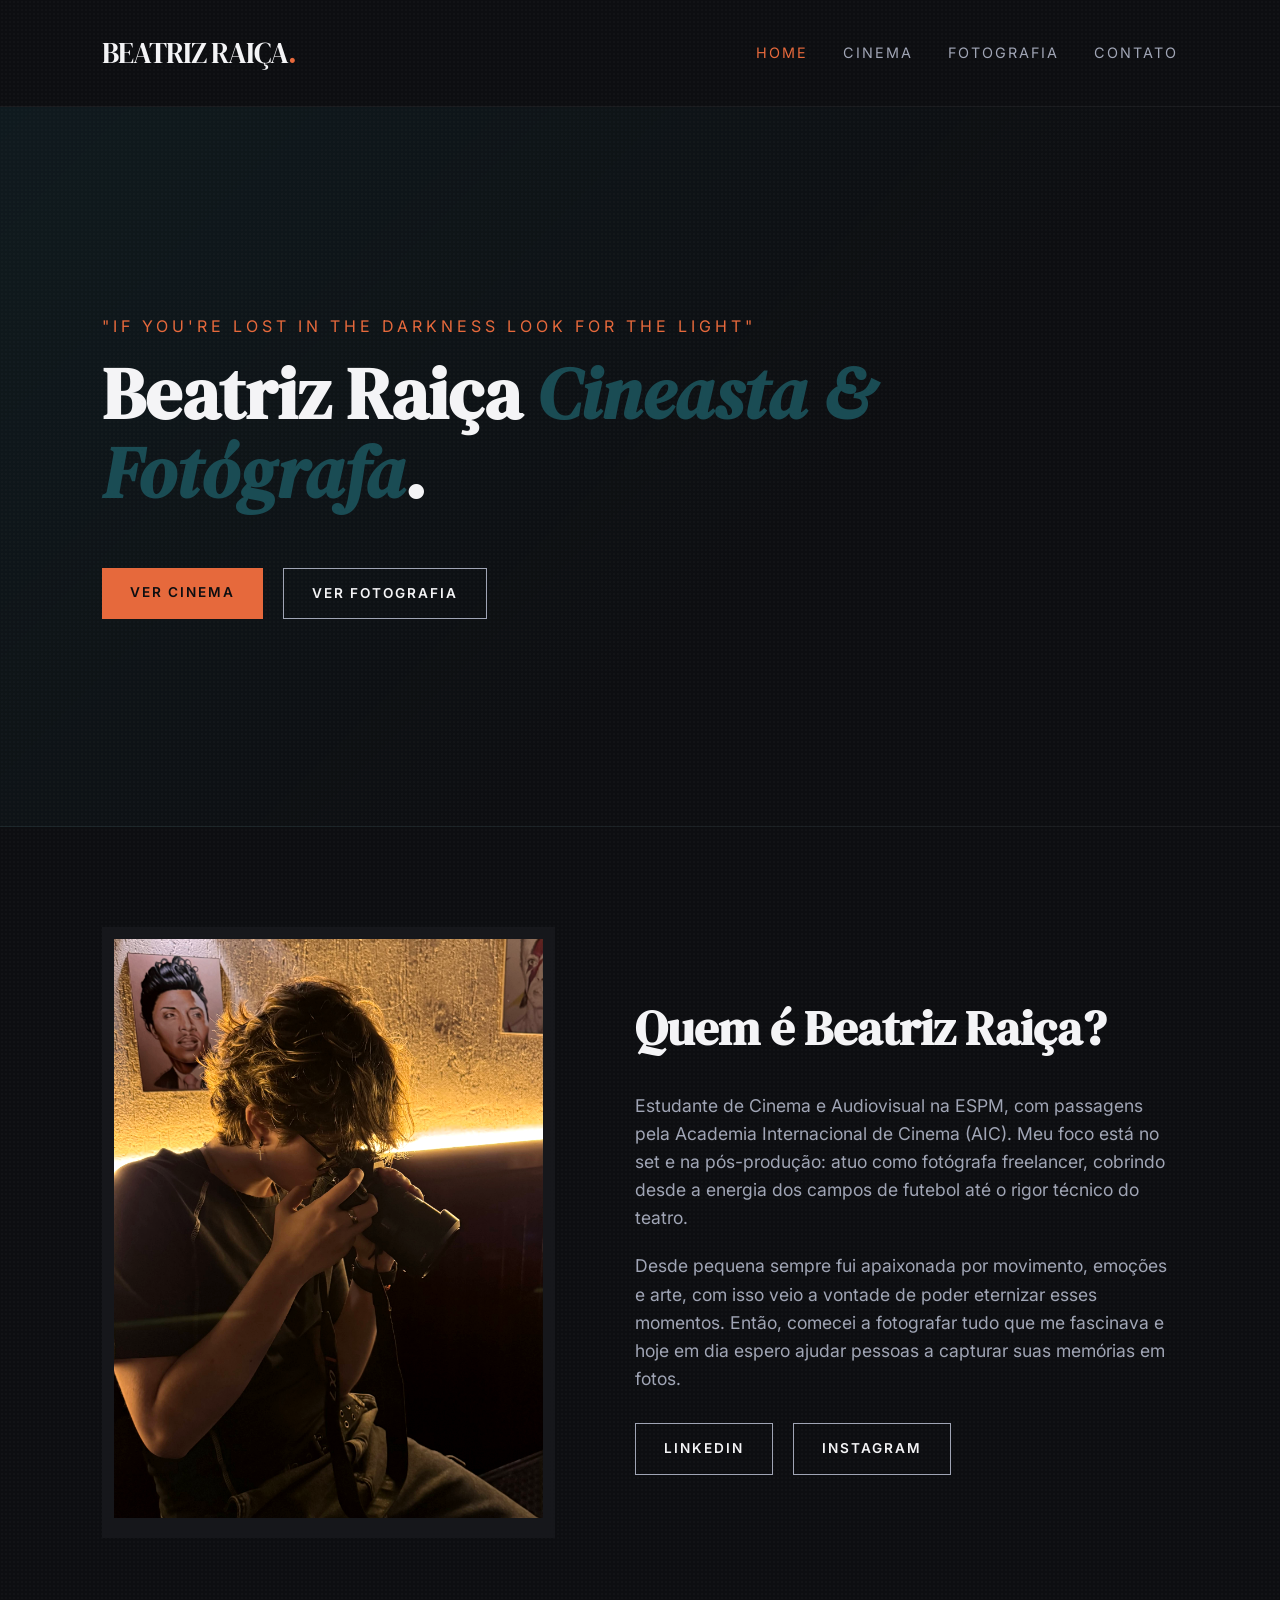
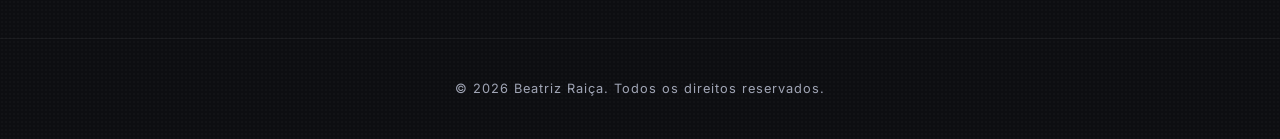
<file: index.html>
﻿<!DOCTYPE html>
<html lang="pt-BR">
<head>
    <meta charset="UTF-8">
    <meta name="viewport" content="width=device-width, initial-scale=1.0">
    <title>Beatriz Raiça | Portfólio</title>
    <link rel="stylesheet" href="estilo.css">
</head>
<body>

    <!-- MENU DE NAVEGAÇÃO -->
    <nav class="header-nav">
        <a href="index.html" class="logo">BEATRIZ RAIÇA<span>.</span></a>
        <ul class="nav-links">
            <li><a href="index.html" class="active">Home</a></li>
            <li><a href="cinema.html">Cinema</a></li>
            <li><a href="fotografia.html">Fotografia</a></li>
            <li><a href="contato.html">Contato</a></li>
        </ul>
    </nav>

    <!-- SEÇÃO HERO (CAPA) -->
    <header class="hero-section">
        <p class="hero-area animado delay-1">"If you're lost in the darkness look for the light"</p>
        <h1 class="animado delay-2">Beatriz Raiça <em>Cineasta & Fotógrafa</em>.</h1>
        <div class="btn-container animado delay-3">
            <a href="cinema.html" class="btn btn-primary">Ver Cinema</a>
            <a href="fotografia.html" class="btn btn-secondary">Ver Fotografia</a>
        </div>
    </header>

    <!-- SEÇÃO SOBRE MIM -->
    <section class="sobre-section animado delay-3">
        <!-- Espaço para sua foto -->
        <div class="sobre-foto-frame">
            <img src="destaque.jpg" alt="Beatriz Raiça">
        </div>
        
        <div class="sobre-conteudo">
            <h2>Quem é Beatriz Raiça?</h2>
            <p>Estudante de Cinema e Audiovisual na ESPM, com passagens pela Academia Internacional de Cinema (AIC). Meu foco está no set e na pós-produção: atuo como fotógrafa freelancer, cobrindo desde a energia dos campos de futebol até o rigor técnico do teatro.</p>
            <p>Desde pequena sempre fui apaixonada por movimento, emoções e arte, com isso veio a vontade de poder eternizar esses momentos. Então, comecei a fotografar tudo que me fascinava e hoje em dia espero ajudar pessoas a capturar suas memórias em fotos.</p>
            
            <div class="btn-container">
                <a href="https://www.linkedin.com/in/beatrizraica" target="_blank" class="btn btn-secondary">Linkedin</a>
                <a href="https://instagram.com/by.biahpomu" target="_blank" class="btn btn-secondary">Instagram</a>
            </div>
        </div>
    </section>

    <footer>
        <p>&copy; 2026 Beatriz Raiça. Todos os direitos reservados.</p>
    </footer>

</body>
</html>
</file>
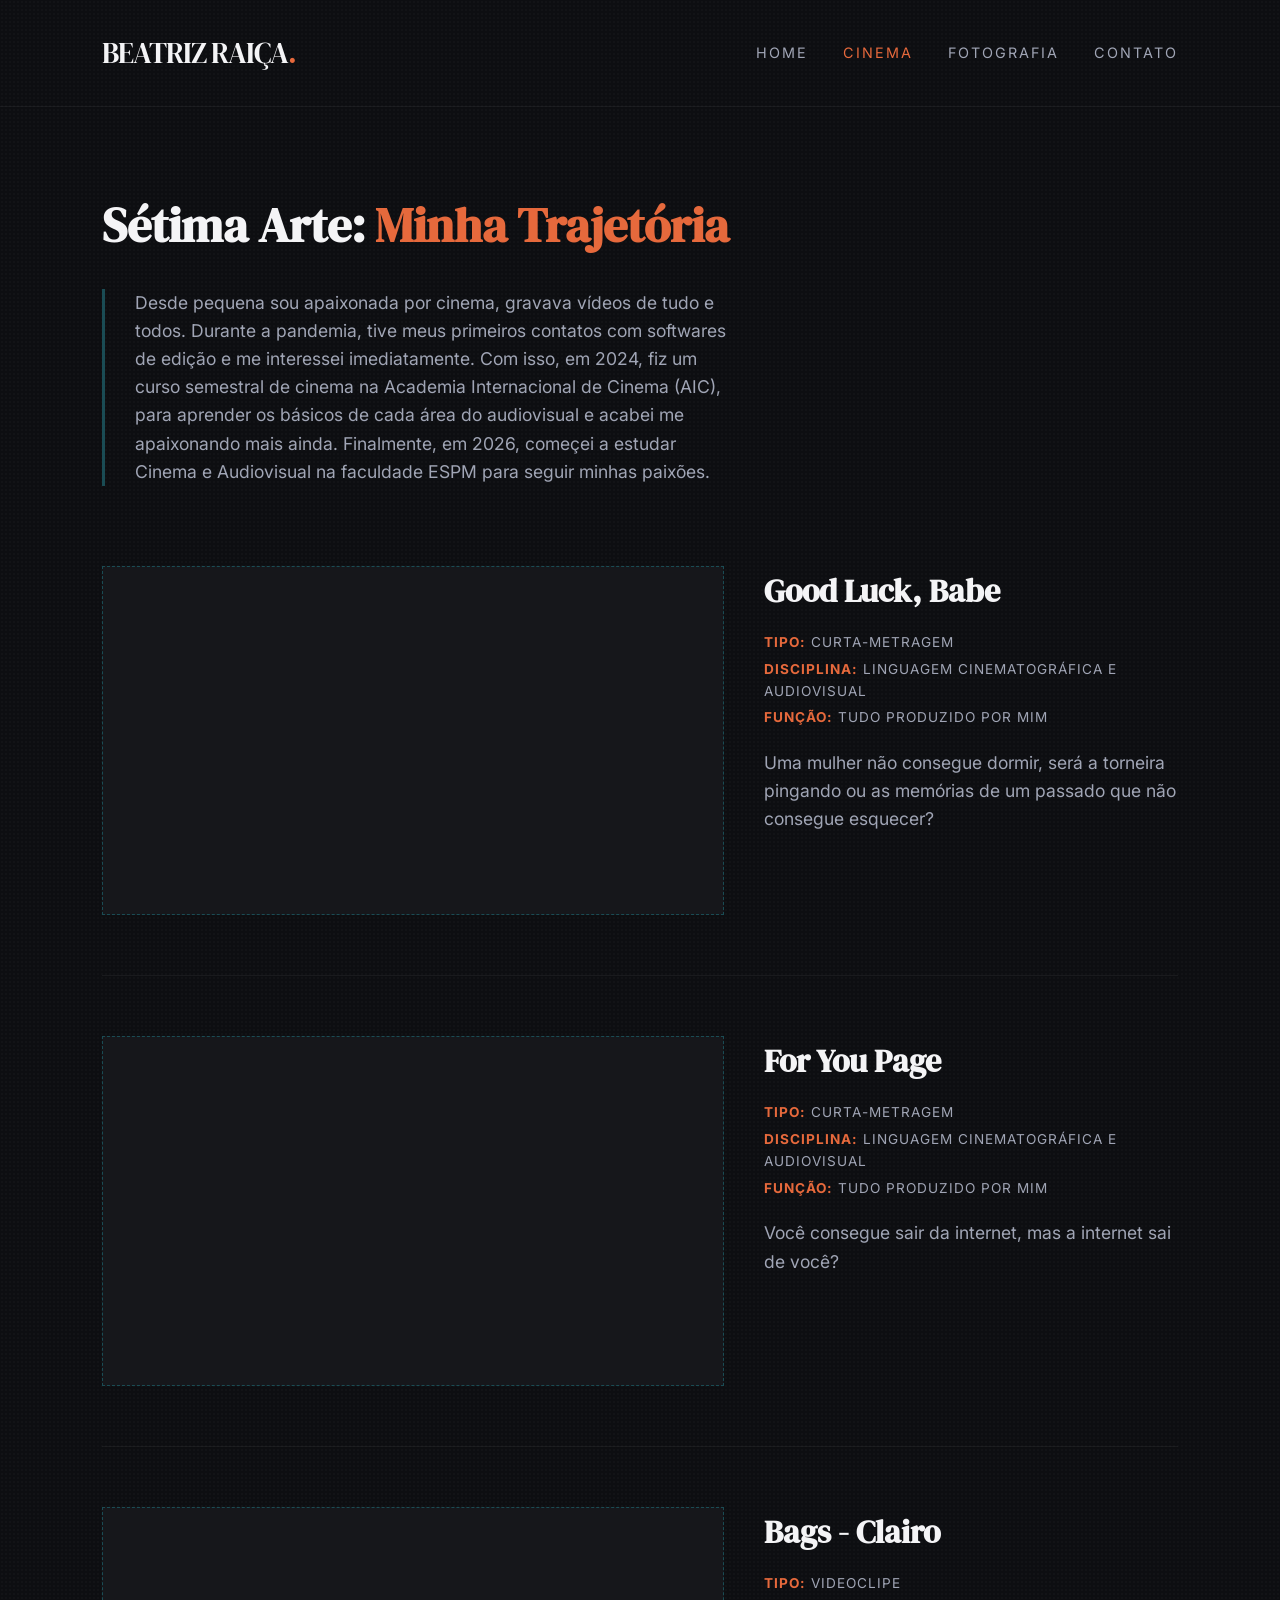
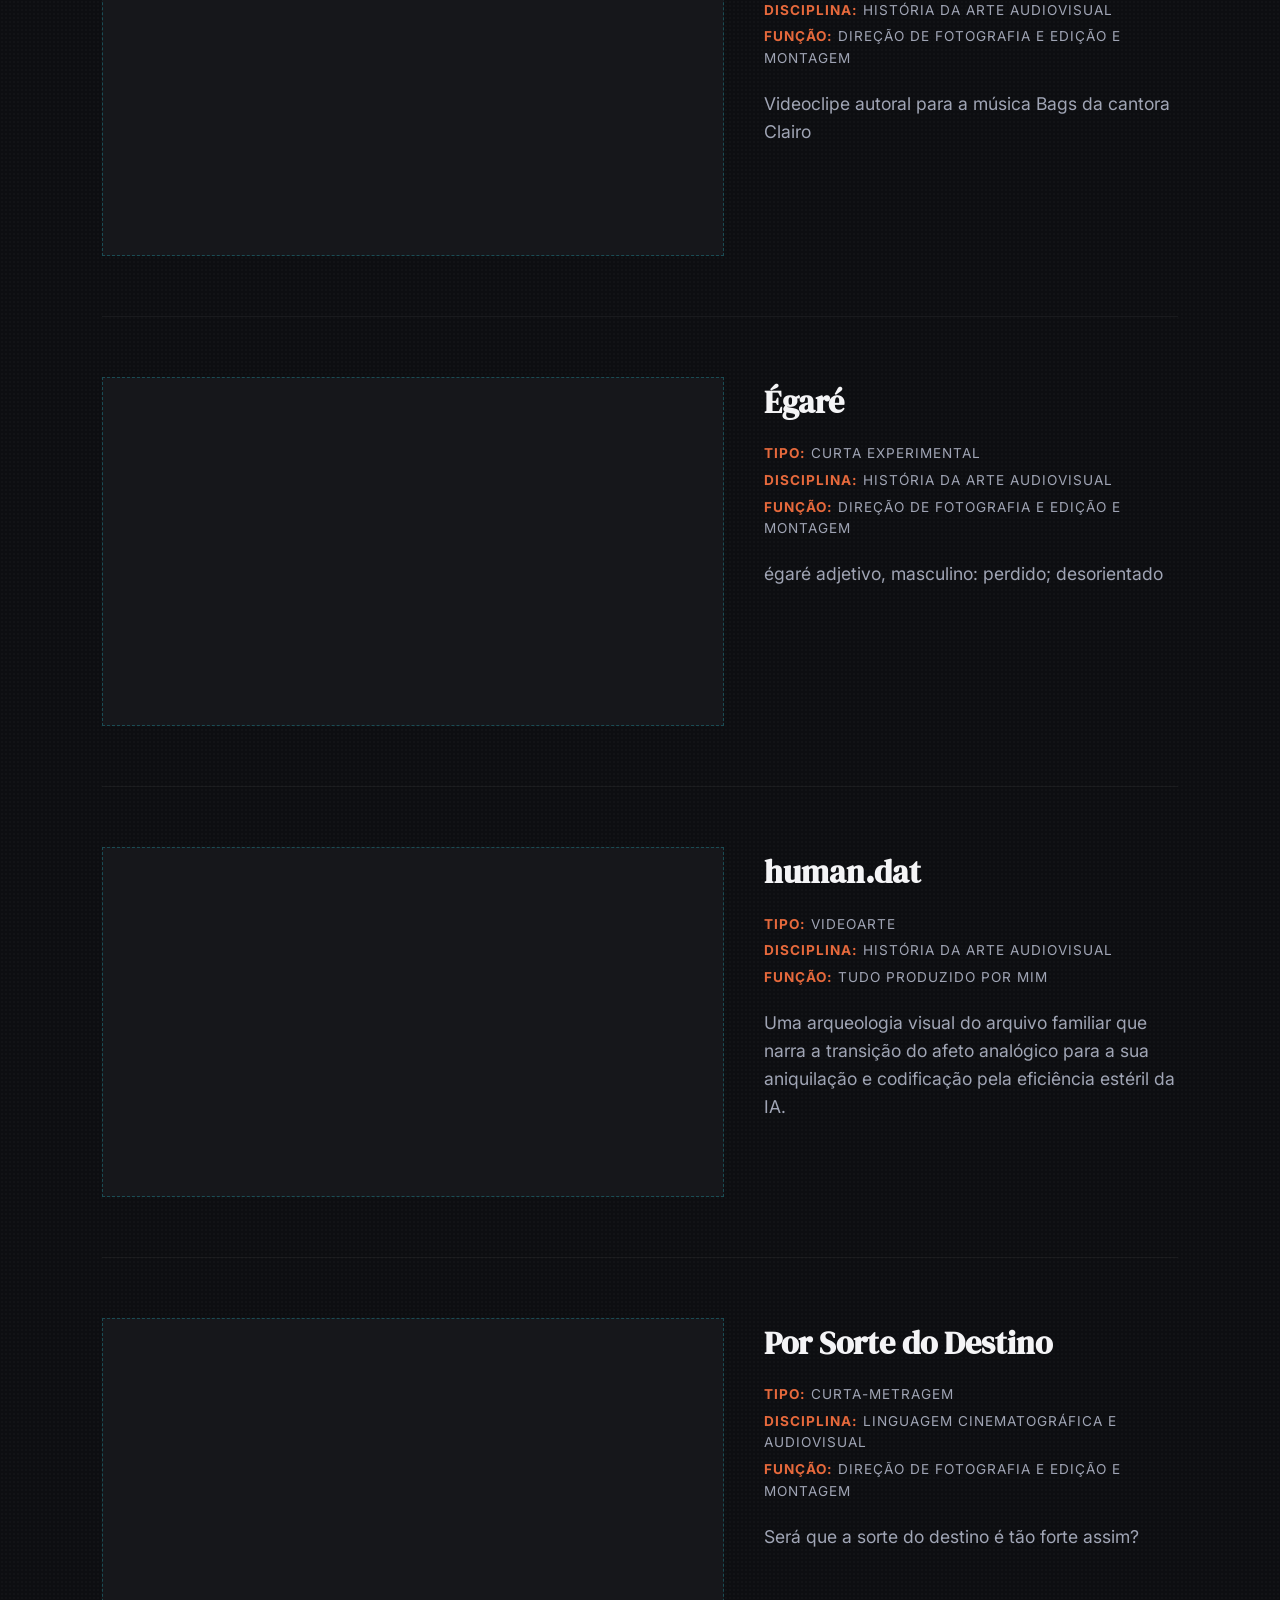
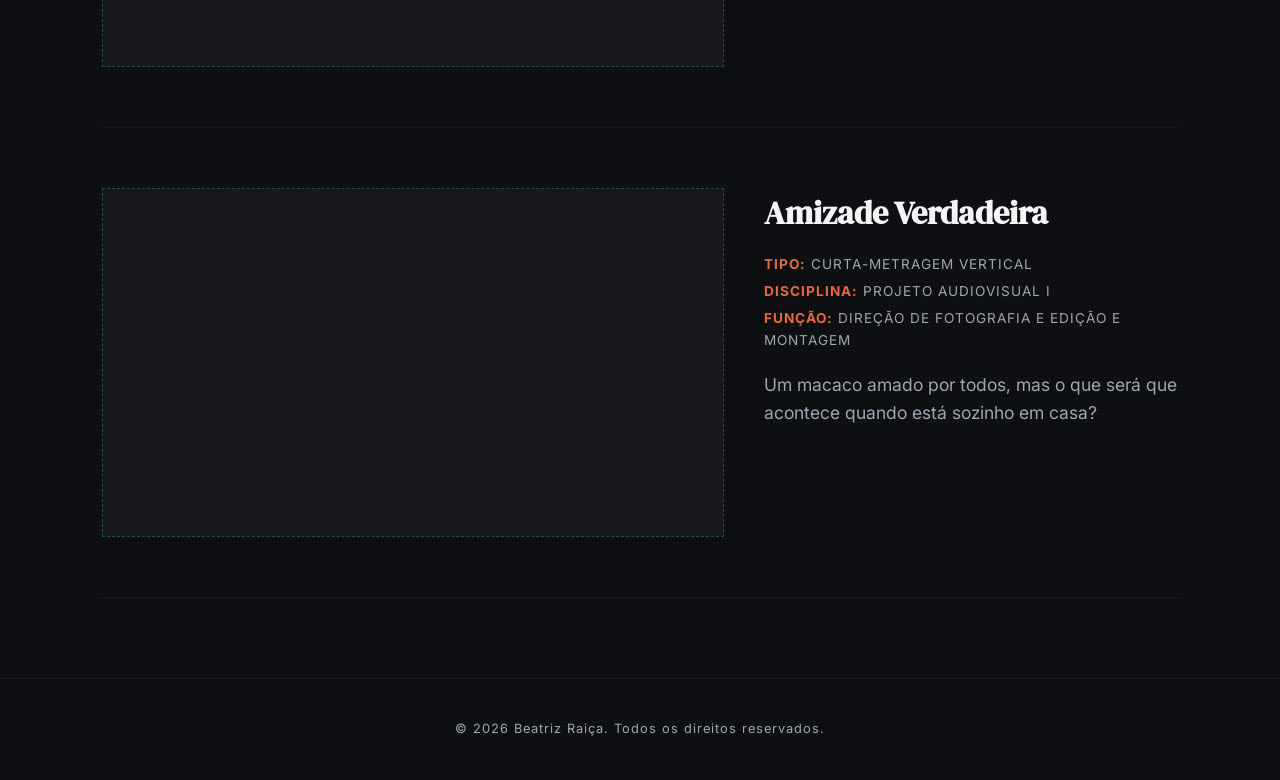
<file: cinema.html>
﻿<!DOCTYPE html>
<html lang="pt-BR">
<head>
    <meta charset="UTF-8">
    <meta name="viewport" content="width=device-width, initial-scale=1.0">
    <title>Cinema | Beatriz Raiça</title>
    <link rel="stylesheet" href="estilo.css">
</head>
<body>

    <!-- MENU DE NAVEGAÇÃO -->
    <nav class="header-nav">
        <a href="index.html" class="logo">BEATRIZ RAIÇA<span>.</span></a>
        <ul class="nav-links">
            <li><a href="index.html">Home</a></li>
            <li><a href="cinema.html" class="active">Cinema</a></li>
            <li><a href="fotografia.html">Fotografia</a></li>
            <li><a href="contato.html">Contato</a></li>
        </ul>
    </nav>

    <main class="cinema-container animado delay-1">
        <h2 class="secao-titulo">Sétima Arte: <span>Minha Trajetória</span></h2>
        
        <!-- Bloco de Trajetória Cinema -->
        <div class="trajetoria-bloco">
            <p class="trajetoria-texto">Desde pequena sou apaixonada por cinema, gravava vídeos de tudo e todos. Durante a pandemia, tive meus primeiros contatos com softwares de edição e me interessei imediatamente. Com isso, em 2024, fiz um curso semestral de cinema na Academia Internacional de Cinema (AIC), para aprender os básicos de cada área do audiovisual e acabei me apaixonando mais ainda. Finalmente, em 2026, começei a estudar Cinema e Audiovisual na faculdade ESPM para seguir minhas paixões.</p>
        </div>

        <!-- LISTA DE TRABALHOS (5 PROJETOS) -->
        <div class="cinema-grid animado delay-2">
            
            <!-- TRABALHO 1 -->
            <article class="trabalho-cinema">
                <div class="video-placeholder">
                    <!-- Insira o iframe do Vimeo/Youtube ou tag video aqui -->
                    <iframe width="100%" height="100%" src="https://www.youtube.com/embed/kU7xVLMYXlY?si=J2HL1DOIQhOhqgmv" title="YouTube video player" frameborder="0" allow="accelerometer; autoplay; clipboard-write; encrypted-media; gyroscope; picture-in-picture; web-share" referrerpolicy="strict-origin-when-cross-origin" allowfullscreen></iframe>
                </div>
                <div class="trabalho-detalhes">
                    <h3>Good Luck, Babe</h3>
                    <div class="meta-dados">
                        <p class="meta-item"><strong>Tipo:</strong> Curta-Metragem</p>
                        <p class="meta-item"><strong>Disciplina:</strong> Linguagem Cinematográfica e Audiovisual</p>
                        <p class="meta-item"><strong>Função:</strong> Tudo produzido por mim</p>
                    </div>
                    <p class="trajetoria-texto">Uma mulher não consegue dormir, será a torneira pingando ou as memórias de um passado que não consegue esquecer?</p>
                </div>
            </article>

            <!-- TRABALHO 2 -->
            <article class="trabalho-cinema">
                <div class="video-placeholder">
                     <iframe width="100%" height="100%" src="https://www.youtube.com/embed/XxJTVpjy9gk?si=fvbiyUul5auzRJll" title="YouTube video player" frameborder="0" allow="accelerometer; autoplay; clipboard-write; encrypted-media; gyroscope; picture-in-picture; web-share" referrerpolicy="strict-origin-when-cross-origin" allowfullscreen></iframe>
                </div>
                <div class="trabalho-detalhes">
                    <h3>For You Page</h3>
                    <div class="meta-dados">
                        <p class="meta-item"><strong>Tipo:</strong> Curta-Metragem</p>
                        <p class="meta-item"><strong>Disciplina:</strong> Linguagem Cinematográfica e Audiovisual</p>
                        <p class="meta-item"><strong>Função:</strong> Tudo produzido por mim</p>
                    </div>
                    <p class="trajetoria-texto">Você consegue sair da internet, mas a internet sai de você?</p>
                </div>
            </article>

            <!-- TRABALHO 3 -->
            <article class="trabalho-cinema">
                <div class="video-placeholder">
                    <iframe width="100%" height="100%" src="https://www.youtube.com/embed/n8mynVMgXP0?si=2gsUh4dF6pB85HpN" title="YouTube video player" frameborder="0" allow="accelerometer; autoplay; clipboard-write; encrypted-media; gyroscope; picture-in-picture; web-share" referrerpolicy="strict-origin-when-cross-origin" allowfullscreen></iframe>
                </div>
                <div class="trabalho-detalhes">
                    <h3>Bags - Clairo</h3>
                    <div class="meta-dados">
                        <p class="meta-item"><strong>Tipo:</strong> Videoclipe</p>
                        <p class="meta-item"><strong>Disciplina:</strong> História da Arte Audiovisual</p>
                        <p class="meta-item"><strong>Função:</strong> Direção de Fotografia e Edição e Montagem</p>
                    </div>
                    <p class="trajetoria-texto">Videoclipe autoral para a música Bags da cantora Clairo</p>
                </div>
            </article>

            <!-- TRABALHO 4 -->
            <article class="trabalho-cinema">
                <div class="video-placeholder">
                    <iframe width="100%" height="100%" src="https://www.youtube.com/embed/fIt3Odx9WJA?si=cS9qVPK_eHvXaZb8" title="YouTube video player" frameborder="0" allow="accelerometer; autoplay; clipboard-write; encrypted-media; gyroscope; picture-in-picture; web-share" referrerpolicy="strict-origin-when-cross-origin" allowfullscreen></iframe>
                </div>
                <div class="trabalho-detalhes">
                    <h3>Égaré</h3>
                    <div class="meta-dados">
                        <p class="meta-item"><strong>Tipo:</strong> Curta Experimental</p>
                        <p class="meta-item"><strong>Disciplina:</strong> História da Arte Audiovisual</p>
                        <p class="meta-item"><strong>Função:</strong> Direção de Fotografia e Edição e Montagem</p>
                    </div>
                    <p class="trajetoria-texto">égaré  adjetivo, masculino: perdido; desorientado </p>
                </div>
            </article>

            <!-- TRABALHO 5 -->
            <article class="trabalho-cinema">
                <div class="video-placeholder">
                    <iframe width="100%" height="100%" src="https://www.youtube.com/embed/Z1TDeAq_cg0?si=Z4uvRxmmmPF-ZrXo" title="YouTube video player" frameborder="0" allow="accelerometer; autoplay; clipboard-write; encrypted-media; gyroscope; picture-in-picture; web-share" referrerpolicy="strict-origin-when-cross-origin" allowfullscreen></iframe>
                </div>
                <div class="trabalho-detalhes">
                    <h3>human.dat</h3>
                    <div class="meta-dados">
                        <p class="meta-item"><strong>Tipo:</strong> Videoarte</p>
                        <p class="meta-item"><strong>Disciplina:</strong> História da Arte Audiovisual</p>
                        <p class="meta-item"><strong>Função:</strong> Tudo produzido por mim</p>
                    </div>
                    <p class="trajetoria-texto">Uma arqueologia visual do arquivo familiar que narra a transição do afeto analógico para a sua aniquilação e codificação pela eficiência estéril da IA.</p>
                </div>
            </article>
            
             <!-- TRABALHO 6 -->
            <article class="trabalho-cinema">
                <div class="video-placeholder">
                    <iframe width="100%" height="100%" src="https://www.youtube.com/embed/iGFtIPdr6wQ?si=HLPonBeYdUty4TiW" title="YouTube video player" frameborder="0" allow="accelerometer; autoplay; clipboard-write; encrypted-media; gyroscope; picture-in-picture; web-share" referrerpolicy="strict-origin-when-cross-origin" allowfullscreen></iframe>
                </div>
                <div class="trabalho-detalhes">
                    <h3>Por Sorte do Destino</h3>
                    <div class="meta-dados">
                        <p class="meta-item"><strong>Tipo:</strong> Curta-Metragem</p>
                        <p class="meta-item"><strong>Disciplina:</strong> Linguagem Cinematográfica e Audiovisual</p>
                        <p class="meta-item"><strong>Função:</strong> Direção de Fotografia e Edição e Montagem</p>
                    </div>
                    <p class="trajetoria-texto"> Será que a sorte do destino é tão forte assim?</p>
                </div>
            </article>

             <!-- TRABALHO 7 -->
            <article class="trabalho-cinema">
                <div class="video-placeholder">
                    <iframe width="100%" height="100%" src="https://www.youtube.com/embed/5Iq4vo3miec?si=LZRnmqmPOpZRXKAm" title="YouTube video player" frameborder="0" allow="accelerometer; autoplay; clipboard-write; encrypted-media; gyroscope; picture-in-picture; web-share" referrerpolicy="strict-origin-when-cross-origin" allowfullscreen></iframe>
                </div>
                <div class="trabalho-detalhes">
                    <h3>Amizade Verdadeira</h3>
                    <div class="meta-dados">
                        <p class="meta-item"><strong>Tipo:</strong> Curta-Metragem Vertical</p>
                        <p class="meta-item"><strong>Disciplina:</strong> Projeto Audiovisual I</p>
                        <p class="meta-item"><strong>Função:</strong> Direção de Fotografia e Edição e Montagem</p>
                    </div>
                    <p class="trajetoria-texto"> Um macaco amado por todos, mas o que será que acontece quando está sozinho em casa?</p>
                </div>
            </article>
            
        </div>
    </main>

    <footer>
        <p>&copy; 2026 Beatriz Raiça. Todos os direitos reservados.</p>
    </footer>

</body>
</html>
</file>
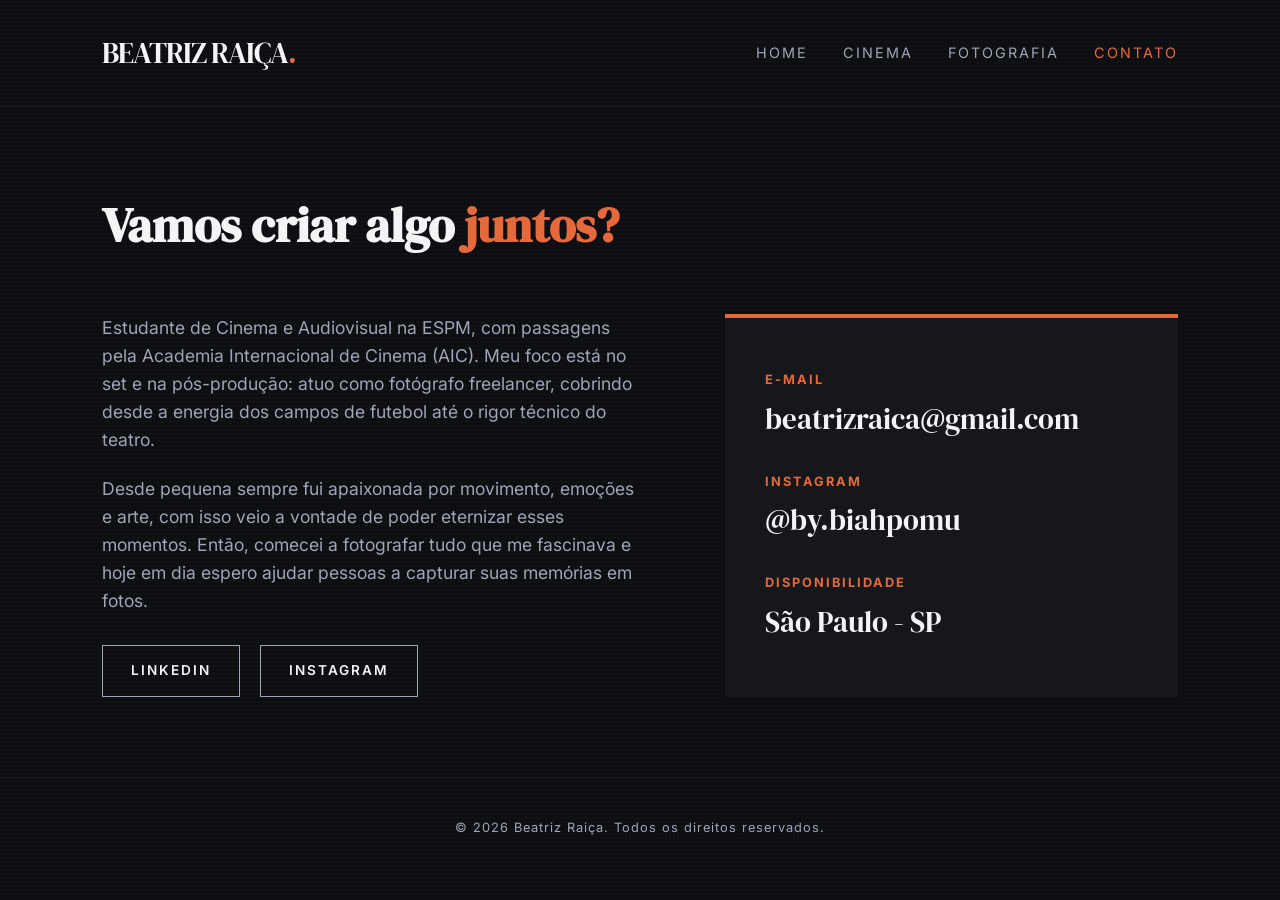
<file: contato.html>
﻿<!DOCTYPE html>
<html lang="pt-BR">
<head>
    <meta charset="UTF-8">
    <meta name="viewport" content="width=device-width, initial-scale=1.0">
    <title>Contato | Beatriz Raiça</title>
    <link rel="stylesheet" href="estilo.css">
</head>
<body>

    <!-- MENU DE NAVEGAÇÃO -->
    <nav class="header-nav">
        <a href="index.html" class="logo">BEATRIZ RAIÇA<span>.</span></a>
        <ul class="nav-links">
            <li><a href="index.html">Home</a></li>
            <li><a href="cinema.html">Cinema</a></li>
            <li><a href="fotografia.html">Fotografia</a></li>
            <li><a href="contato.html" class="active">Contato</a></li>
        </ul>
    </nav>

    <main class="contato-container animado delay-1">
        <h2 class="secao-titulo">Vamos criar algo <span>juntos?</span></h2>

        <div class="contato-layout">
            
            <!-- REPETIÇÃO DO SOBRE MIM SOLICITADO -->
            <section class="sobre-conteudo">
                <p>Estudante de Cinema e Audiovisual na ESPM, com passagens pela Academia Internacional de Cinema (AIC). Meu foco está no set e na pós-produção: atuo como fotógrafo freelancer, cobrindo desde a energia dos campos de futebol até o rigor técnico do teatro.</p>
                <p>Desde pequena sempre fui apaixonada por movimento, emoções e arte, com isso veio a vontade de poder eternizar esses momentos. Então, comecei a fotografar tudo que me fascinava e hoje em dia espero ajudar pessoas a capturar suas memórias em fotos.</p>
                
                <div class="btn-container">
                    <a href="https://www.linkedin.com/in/beatrizraica" target="_blank" class="btn btn-secondary">Linkedin</a>
                    <a href="https://instagram.com/by.biahpomu" target="_blank" class="btn btn-secondary">Instagram</a>
                </div>
            </section>

            <!-- BLOCO DE INFORMAÇÕES DIRETAS DE CONTATO -->
            <section class="info-direta animado delay-2">
                <div class="dado-bloco">
                    <h4>E-mail</h4>
                    <p><a href="mailto:beatrizraica@gmail.com">beatrizraica@gmail.com</a></p>
                </div>

                <div class="dado-bloco">
                    <h4>Instagram</h4>
                    <p><a href="https://instagram.com/by.biahpomu" target="_blank">@by.biahpomu</a></p>
                </div>
                
                <div class="dado-bloco">
                    <h4>Disponibilidade</h4>
                    <!-- Deixei genérico para você atuar em qualquer região, mude se preferir -->
                    <p>São Paulo - SP</p> 
                </div>
            </section>

        </div>
    </main>

    <footer>
        <p>&copy; 2026 Beatriz Raiça. Todos os direitos reservados.</p>
    </footer>

</body>
</html>
</file>
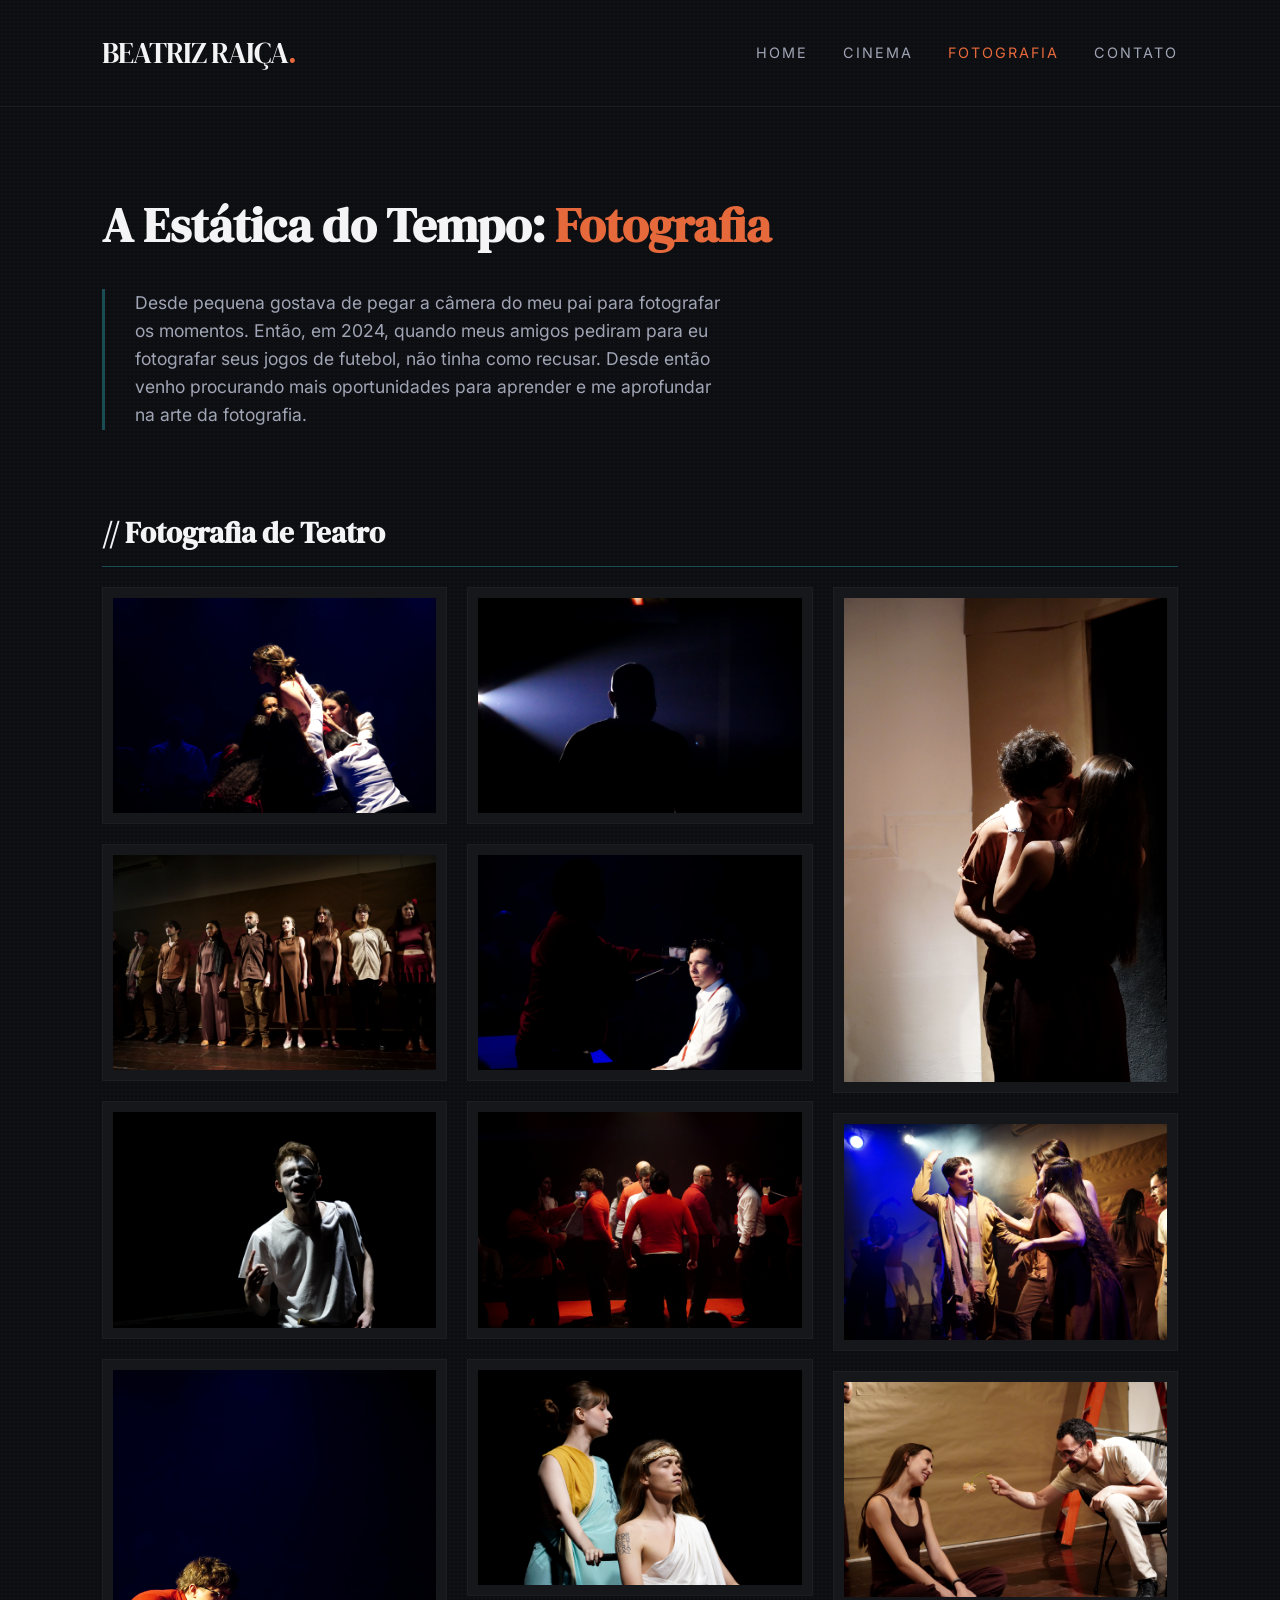
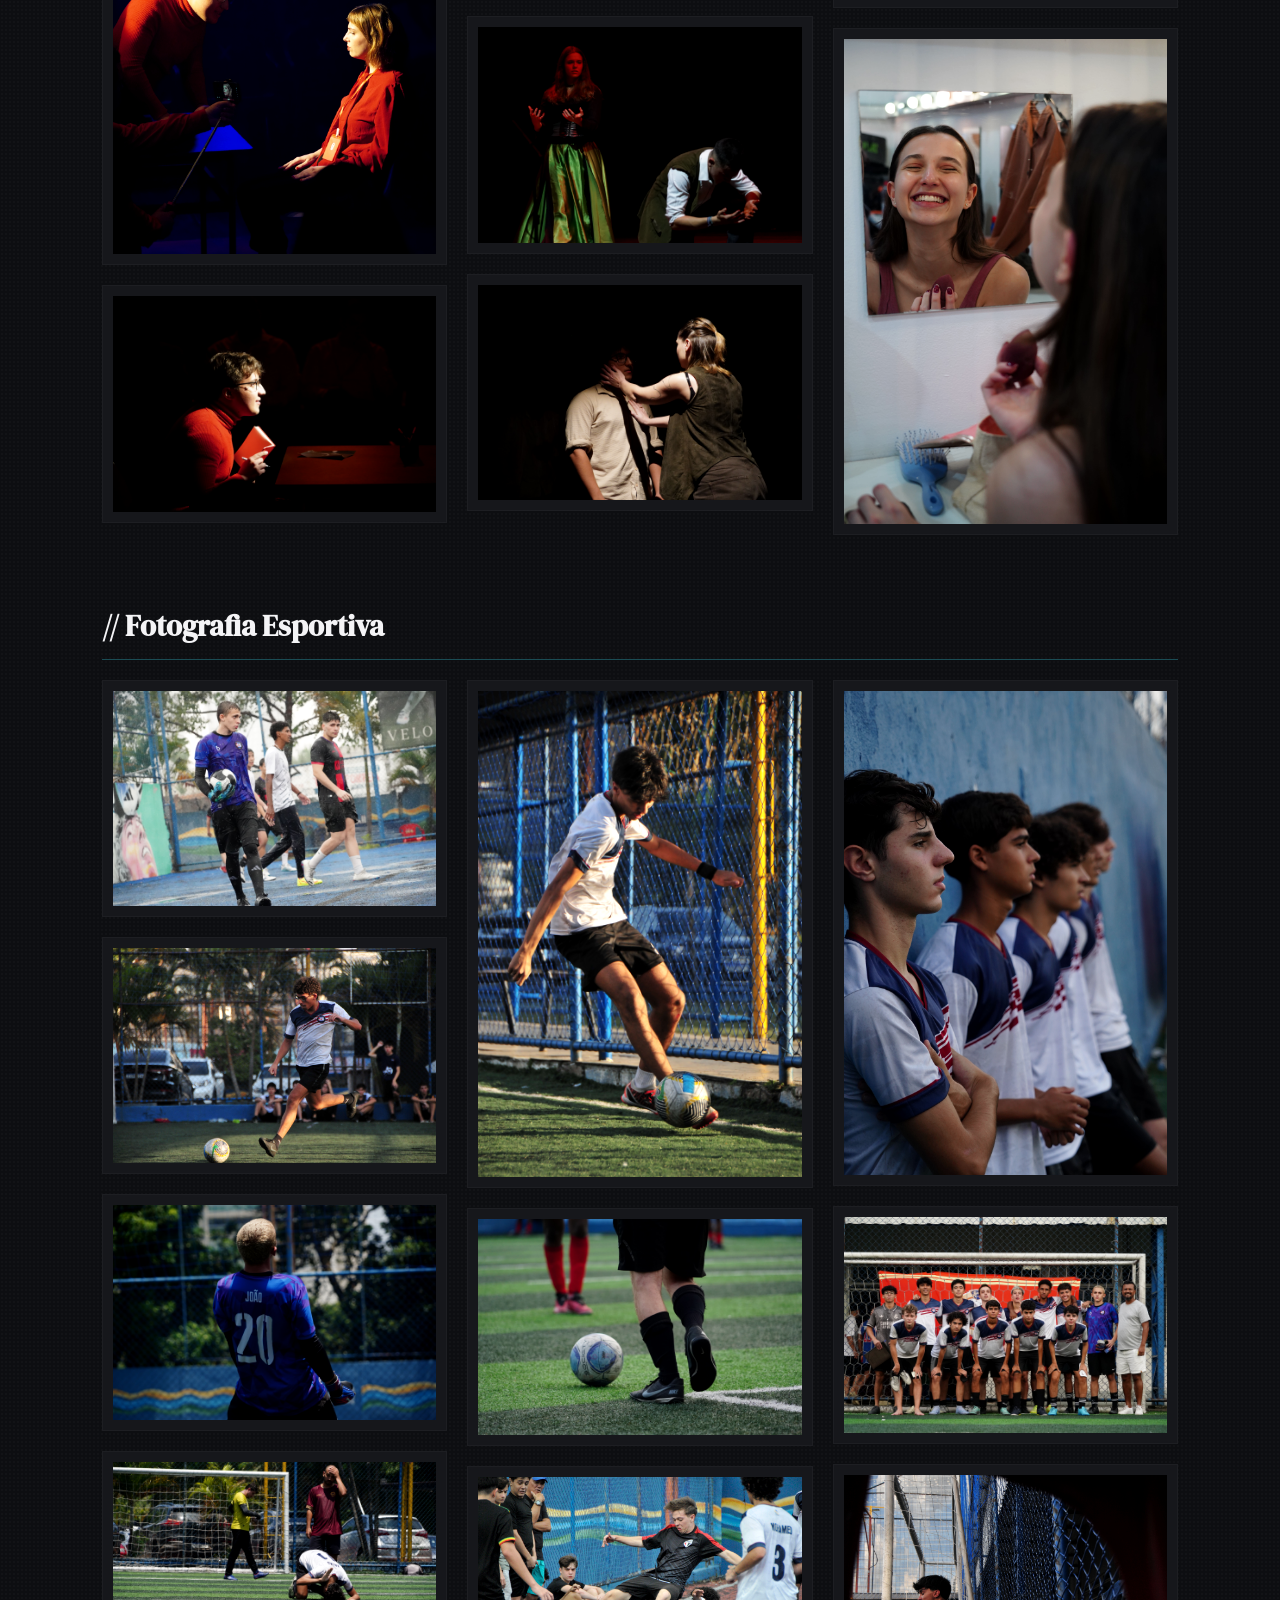
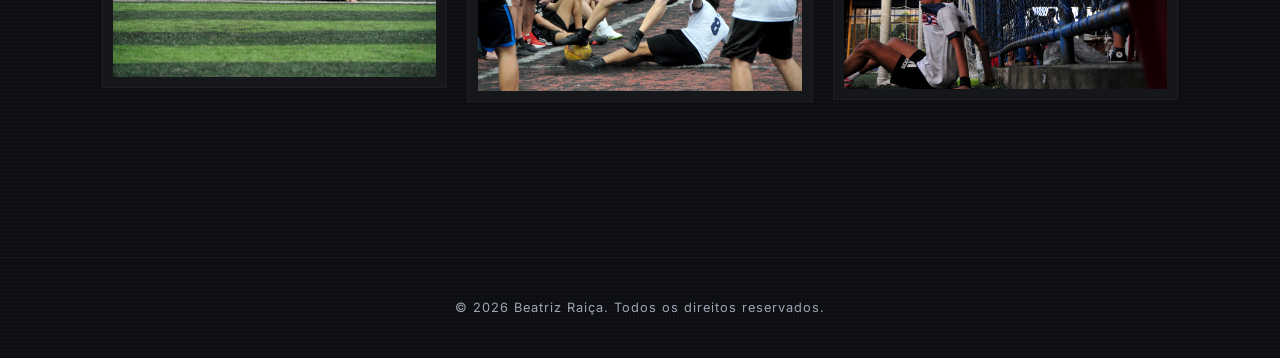
<file: fotografia.html>
﻿<!DOCTYPE html>
<html lang="pt-BR">
<head>
    <meta charset="UTF-8">
    <meta name="viewport" content="width=device-width, initial-scale=1.0">
    <title>Fotografia | Beatriz Raiça</title>
    <link rel="stylesheet" href="estilo.css">
</head>
<body>

    <!-- MENU DE NAVEGAÇÃO -->
    <nav class="header-nav">
        <a href="index.html" class="logo">BEATRIZ RAIÇA<span>.</span></a>
        <ul class="nav-links">
            <li><a href="index.html">Home</a></li>
            <li><a href="cinema.html">Cinema</a></li>
            <li><a href="fotografia.html" class="active">Fotografia</a></li>
            <li><a href="contato.html">Contato</a></li>
        </ul>
    </nav>

    <main class="foto-container animado delay-1">
        <h2 class="secao-titulo">A Estática do Tempo: <span>Fotografia</span></h2>
        
        <!-- Bloco de Trajetória Fotografia -->
        <div class="trajetoria-bloco">
            <p class="trajetoria-texto">Desde pequena gostava de pegar a câmera do meu pai para fotografar os momentos. Então, em 2024, quando meus amigos pediram para eu fotografar seus jogos de futebol, não tinha como recusar. Desde então venho procurando mais oportunidades para aprender e me aprofundar na arte da fotografia.</p>
        </div>

        <!-- GRADE 2: FOTOGRAFIA DE TEATRO (Sem cortes) -->
        <h3 class="sub-titulo-galeria">// Fotografia de Teatro</h3>
        <div class="galeria-grade animado delay-3">
            <!-- Foto Vertical -->
            <div class="foto-item">
                <img src="teatro1.jpg" alt="Fotografia de Teatro Beatriz Raiça">
            </div>
            <!-- Foto Horizontal -->
            <div class="foto-item">
                <img src="teatro2.jpg" alt="Fotografia de Teatro Beatriz Raiça">
            </div>
            <div class="foto-item">
                <img src="teatro3.jpg" alt="Fotografia de Teatro Beatriz Raiça">
            </div>
            <div class="foto-item">
                <img src="teatro4.jpg" alt="Fotografia de Teatro Beatriz Raiça">
            </div>
            <div class="foto-item">
                <img src="teatro5.jpg" alt="Fotografia de Teatro Beatriz Raiça">
            </div>
            <div class="foto-item">
                <img src="teatro6.jpg" alt="Fotografia de Teatro Beatriz Raiça">
            </div>
            <div class="foto-item">
                <img src="teatro7.jpg" alt="Fotografia de Teatro Beatriz Raiça">
            </div>
            <div class="foto-item">
                <img src="teatro8.jpg" alt="Fotografia de Teatro Beatriz Raiça">
            </div>
            <div class="foto-item">
                <img src="teatro9.jpg" alt="Fotografia de Teatro Beatriz Raiça">
            </div>
            <div class="foto-item">
                <img src="teatro10.jpg" alt="Fotografia de Teatro Beatriz Raiça">
            </div>
            <div class="foto-item">
                <img src="teatro11.jpg" alt="Fotografia de Teatro Beatriz Raiça">
            </div>
            <div class="foto-item">
                <img src="teatro12.jpg" alt="Fotografia de Teatro Beatriz Raiça">
            </div>
            <div class="foto-item">
                <img src="teatro13.jpg" alt="Fotografia de Teatro Beatriz Raiça">
            </div>
            <div class="foto-item">
                <img src="teatro14.jpg" alt="Fotografia de Teatro Beatriz Raiça">
            </div>
            <div class="foto-item">
                <img src="teatro15.jpg" alt="Fotografia de Teatro Beatriz Raiça">
            </div>
        </div>
        
        <!-- GRADE 1: FOTOGRAFIA ESPORTIVA (Sem cortes) -->
        <h3 class="sub-titulo-galeria">// Fotografia Esportiva</h3>
        <div class="galeria-grade animado delay-2">
            <!-- Foto Horizontal -->
            <div class="foto-item">
                <img src="esporte1.jpg" alt="Fotografia Esportiva Beatriz Raiça">
            </div>
            <!-- Foto Vertical -->
            <div class="foto-item">
                <img src="esporte2.jpg" alt="Fotografia Esportiva Beatriz Raiça">
            </div>
            <!-- Foto Quadrada ou proporção livre -->
            <div class="foto-item">
                <img src="esporte3.jpg" alt="Fotografia Esportiva Beatriz Raiça">
            </div>
            <div class="foto-item">
                <img src="esporte4.jpg" alt="Fotografia Esportiva Beatriz Raiça">
            </div>
            <div class="foto-item">
                <img src="esporte5.jpg" alt="Fotografia Esportiva Beatriz Raiça">
            </div>
            <div class="foto-item">
                <img src="esporte6.jpg" alt="Fotografia Esportiva Beatriz Raiça">
            </div>
            <div class="foto-item">
                <img src="esporte7.jpg" alt="Fotografia Esportiva Beatriz Raiça">
            </div>
            <div class="foto-item">
                <img src="esporte8.jpg" alt="Fotografia Esportiva Beatriz Raiça">
            </div>
            <div class="foto-item">
                <img src="esporte9.jpg" alt="Fotografia Esportiva Beatriz Raiça">
            </div>
            <div class="foto-item">
                <img src="esporte10.jpg" alt="Fotografia Esportiva Beatriz Raiça">
            </div>
        </div>

    </main>

    <footer>
        <p>&copy; 2026 Beatriz Raiça. Todos os direitos reservados.</p>
    </footer>

</body>
</html>
</file>
<file: estilo.css>
﻿/* ==========================================================================
   CONFIGURAÇÕES GERAIS E PALETA ANOS 70
   ========================================================================== */
@import url('https://fonts.googleapis.com/css2?family=DM+Serif+Display:ital@0;1&family=Inter:wght@300;400;600&display=swap');

:root {
    --bg-color: #0d0e11;       /* Preto profundo/cinza analógico */
    --text-light: #f4f4f6;     /* Branco editorial */
    --text-muted: #a0a5b5;     /* Cinza de apoio */
    --orange-70s: #e6693c;     /* Laranja queimado/Âmbar */
    --blue-70s: #1a4c54;       /* Azul petróleo/Teal nostálgico */
    --font-title: 'DM Serif Display', serif;
    --font-body: 'Inter', sans-serif;
}

* {
    margin: 0;
    padding: 0;
    box-sizing: border-box;
}

body {
    background-color: var(--bg-color);
    color: var(--text-light);
    font-family: var(--font-body);
    line-height: 1.6;
    overflow-x: hidden;
    /* Efeito sutil de granulação analógica usando gradiente */
    background-image: radial-gradient(rgba(255,255,255,0.02) 1px, transparent 0);
    background-size: 4px 4px;
}

/* ==========================================================================
   ANIMAÇÕES SUAVES (CSS ONLY)
   ========================================================================== */
@keyframes fadeInReveal {
    from {
        opacity: 0;
        transform: translateY(30px);
    }
    to {
        opacity: 1;
        transform: translateY(0);
    }
}

.animado {
    animation: fadeInReveal 1s cubic-bezier(0.215, 0.610, 0.355, 1) forwards;
}

/* Delay para elementos parecerem fluidos */
.delay-1 { animation-delay: 0.2s; opacity: 0; }
.delay-2 { animation-delay: 0.4s; opacity: 0; }
.delay-3 { animation-delay: 0.6s; opacity: 0; }

/* ==========================================================================
   NAVEGAÇÃO (MENU)
   ========================================================================== */
.header-nav {
    display: flex;
    justify-content: space-between;
    align-items: center;
    padding: 30px 8%;
    border-bottom: 1px solid rgba(255, 255, 255, 0.05);
}

.logo {
    font-family: var(--font-title);
    font-size: 1.8rem;
    color: var(--text-light);
    text-decoration: none;
    letter-spacing: -1px;
}

.logo span {
    color: var(--orange-70s);
}

.nav-links {
    display: flex;
    list-style: none;
    gap: 35px;
}

.nav-links a {
    color: var(--text-muted);
    text-decoration: none;
    font-size: 0.9rem;
    text-transform: uppercase;
    letter-spacing: 2px;
    transition: color 0.3s ease;
}

.nav-links a:hover, .nav-links a.active {
    color: var(--orange-70s);
}

/* ==========================================================================
   BOTÕES E ELEMENTOS EDITORIAIS
   ========================================================================== */
.btn-container {
    display: flex;
    gap: 20px;
    margin-top: 30px;
}

.btn {
    display: inline-block;
    padding: 14px 28px;
    text-transform: uppercase;
    letter-spacing: 2px;
    font-size: 0.85rem;
    font-weight: 600;
    text-decoration: none;
    transition: all 0.4s ease;
}

.btn-primary {
    background-color: var(--orange-70s);
    color: var(--bg-color);
}

.btn-primary:hover {
    background-color: transparent;
    color: var(--orange-70s);
    box-shadow: inset 0 0 0 2px var(--orange-70s);
}

.btn-secondary {
    border: 1px solid var(--text-muted);
    color: var(--text-light);
}

.btn-secondary:hover {
    background-color: var(--blue-70s);
    border-color: var(--blue-70s);
}

/* ==========================================================================
   PÁGINA: HOME (CAPA E SOBRE)
   ========================================================================== */
.hero-section {
    min-height: 80vh;
    display: flex;
    flex-direction: column;
    justify-content: center;
    padding: 0 8%;
    border-bottom: 1px solid rgba(255, 255, 255, 0.05);
    background: linear-gradient(135deg, rgba(26, 76, 84, 0.2) 0%, transparent 60%);
}

.hero-area {
    color: var(--orange-70s);
    text-transform: uppercase;
    letter-spacing: 4px;
    font-size: 1rem;
    margin-bottom: 15px;
}

.hero-section h1 {
    font-family: var(--font-title);
    font-size: 4.5rem;
    line-height: 1.1;
    max-width: 900px;
    margin-bottom: 25px;
}

.hero-section h1 em {
    font-family: var(--font-title);
    color: var(--blue-70s);
}

.sobre-section {
    padding: 100px 8%;
    display: grid;
    grid-template-columns: 1fr 1.2fr;
    gap: 80px;
    align-items: center;
}

.sobre-foto-frame {
    border: 12px solid #16171b;
    background-color: #16171b;
    position: relative;
    aspect-ratio: 3 / 4;
}

.sobre-foto-frame img {
    width: 100%;
    height: 100%;
    object-fit: cover;
    filter: sepia(0.2) contrast(1.1); /* Toque analógico */
}

.sobre-conteudo h2, .secao-titulo {
    font-family: var(--font-title);
    font-size: 3rem;
    margin-bottom: 25px;
}

.secao-titulo span {
    color: var(--orange-70s);
}

.sobre-conteudo p, .trajetoria-texto {
    color: var(--text-muted);
    font-size: 1.1rem;
    margin-bottom: 20px;
    max-width: 600px;
}

/* ==========================================================================
   PÁGINA: CINEMA
   ========================================================================== */
.cinema-container, .foto-container, .contato-container {
    padding: 80px 8%;
}

.trajetoria-bloco {
    margin-bottom: 80px;
    border-left: 3px solid var(--blue-70s);
    padding-left: 30px;
}

.cinema-grid {
    display: flex;
    flex-direction: column;
    gap: 60px;
}

.trabalho-cinema {
    display: grid;
    grid-template-columns: 1.5fr 1fr;
    gap: 40px;
    border-bottom: 1px solid rgba(255,255,255,0.05);
    padding-bottom: 60px;
}

.video-placeholder {
    width: 100%;
    aspect-ratio: 16 / 9;
    background-color: #16171b;
    display: flex;
    align-items: center;
    justify-content: center;
    color: var(--text-muted);
    border: 1px dashed var(--blue-70s);
}

.trabalho-detalhes h3 {
    font-family: var(--font-title);
    font-size: 2rem;
    margin-bottom: 15px;
}

.meta-dados {
    margin-bottom: 20px;
}

.meta-item {
    font-size: 0.85rem;
    text-transform: uppercase;
    letter-spacing: 1px;
    margin-bottom: 5px;
    color: var(--text-muted);
}

.meta-item strong {
    color: var(--orange-70s);
}

/* ==========================================================================
   PÁGINA: FOTOGRAFIA (MURAIS LAB / SEM CORTES)
   ========================================================================== */
.sub-titulo-galeria {
    font-family: var(--font-title);
    font-size: 1.8rem;
    margin: 40px 0 20px 0;
    color: var(--text-light);
    border-bottom: 1px solid var(--blue-70s);
    padding-bottom: 10px;
}

/* Colunas estilo revista que respeitam a proporção original das fotos */
.galeria-grade {
    columns: 3 300px;
    column-gap: 20px;
    margin-bottom: 60px;
}

.foto-item {
    margin-bottom: 20px;
    break-inside: avoid;
    background-color: #16171b;
    padding: 10px;
    border: 1px solid rgba(255,255,255,0.03);
}

.foto-item img {
    width: 100%;
    height: auto; /* Garante que a foto NÃO seja cortada */
    display: block;
    filter: grayscale(0.1) contrast(1.05);
}

/* ==========================================================================
   PÁGINA: CONTATO
   ========================================================================== */
.contato-layout {
    display: grid;
    grid-template-columns: 1.2fr 1fr;
    gap: 80px;
    margin-top: 50px;
}

.info-direta {
    background-color: #16171b;
    padding: 40px;
    border-top: 4px solid var(--orange-70s);
    display: flex;
    flex-direction: column;
    justify-content: center;
    gap: 30px;
}

.dado-bloco h4 {
    text-transform: uppercase;
    font-size: 0.8rem;
    letter-spacing: 2px;
    color: var(--orange-70s);
    margin-bottom: 5px;
}

.dado-bloco p, .dado-bloco a {
    font-family: var(--font-title);
    font-size: 1.8rem;
    color: var(--text-light);
    text-decoration: none;
}

/* ==========================================================================
   FOOTER
   ========================================================================== */
footer {
    text-align: center;
    padding: 40px;
    font-size: 0.8rem;
    color: var(--text-muted);
    letter-spacing: 1px;
    border-top: 1px solid rgba(255, 255, 255, 0.05);
}

/* ==========================================================================
   RESPONSIVIDADE SUBTIL
   ========================================================================== */
@media (max-width: 900px) {
    .sobre-section, .trabalho-cinema, .contato-layout {
        grid-template-columns: 1fr;
        gap: 40px;
    }
    .hero-section h1 { font-size: 3rem; }
    .header-nav { flex-direction: column; gap: 20px; }
}
</file>
